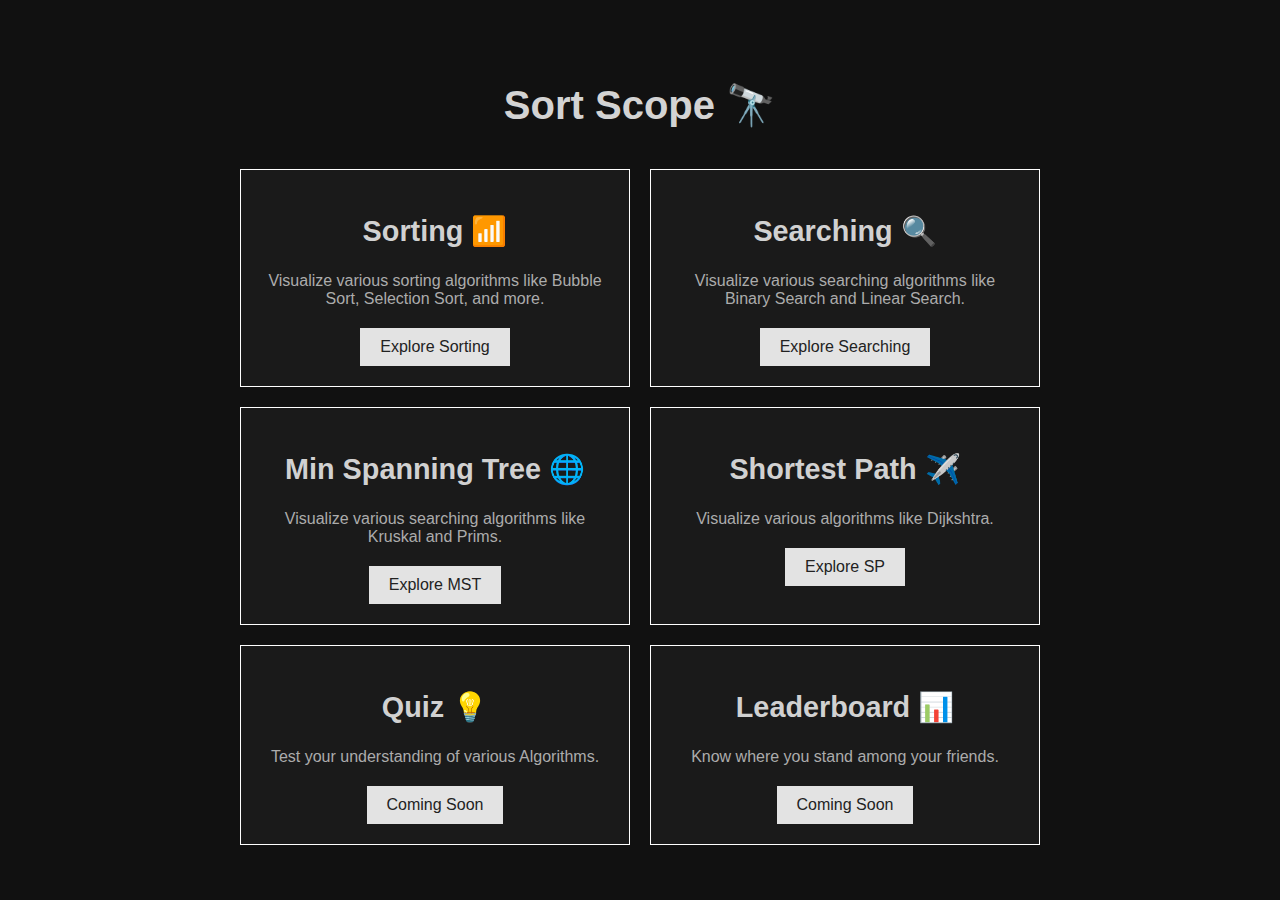
<file: index.html>
<!DOCTYPE html>
<html lang="en">
  <head>
    <meta charset="UTF-8" />
    <meta name="viewport" content="width=device-width, initial-scale=1.0" />
    <title>Main Menu</title>
    <link rel="stylesheet" href="styles.css" />
  </head>
  <body>
    <div class="main-container">
      <h1 class="title">Sort Scope 🔭</h1>
      <div class="categories">
        <div class="category">
          <h2>Sorting 📶</h2>
          <p>
            Visualize various sorting algorithms like Bubble Sort, Selection
            Sort, and more.
          </p>
          <a href="Sorting Algorithms/sorting.html" class="btn"
            >Explore Sorting</a
          >
        </div>
        <div class="category">
          <h2>Searching 🔍</h2>
          <p>
            Visualize various searching algorithms like Binary Search and Linear
            Search.
          </p>
          <a href="Searching Algorithms/searching.html" class="btn"
            >Explore Searching</a
          >
        </div>
        <div class="category">
          <h2>Min Spanning Tree 🌐</h2>
          <p>Visualize various searching algorithms like Kruskal and Prims.</p>
          <a href="MST Algorithms/mst.html" class="btn">Explore MST</a>
        </div>
        <div class="category">
          <h2>Shortest Path ✈️</h2>
          <p>Visualize various algorithms like Dijkshtra.</p>
          <a href="SP Algorithms/sp.html" class="btn">Explore SP</a>
        </div>
        <div class="category">
          <h2>Quiz 💡</h2>
          <p>Test your understanding of various Algorithms.</p>
          <a href="#" class="btn">Coming Soon</a>
        </div>
        <div class="category">
          <h2>Leaderboard 📊</h2>
          <p>Know where you stand among your friends.</p>
          <a href="#" class="btn">Coming Soon</a>
        </div>
      </div>
    </div>

    <script type="text/javascript" src="script.js"></script>
  </body>
</html>
</file>
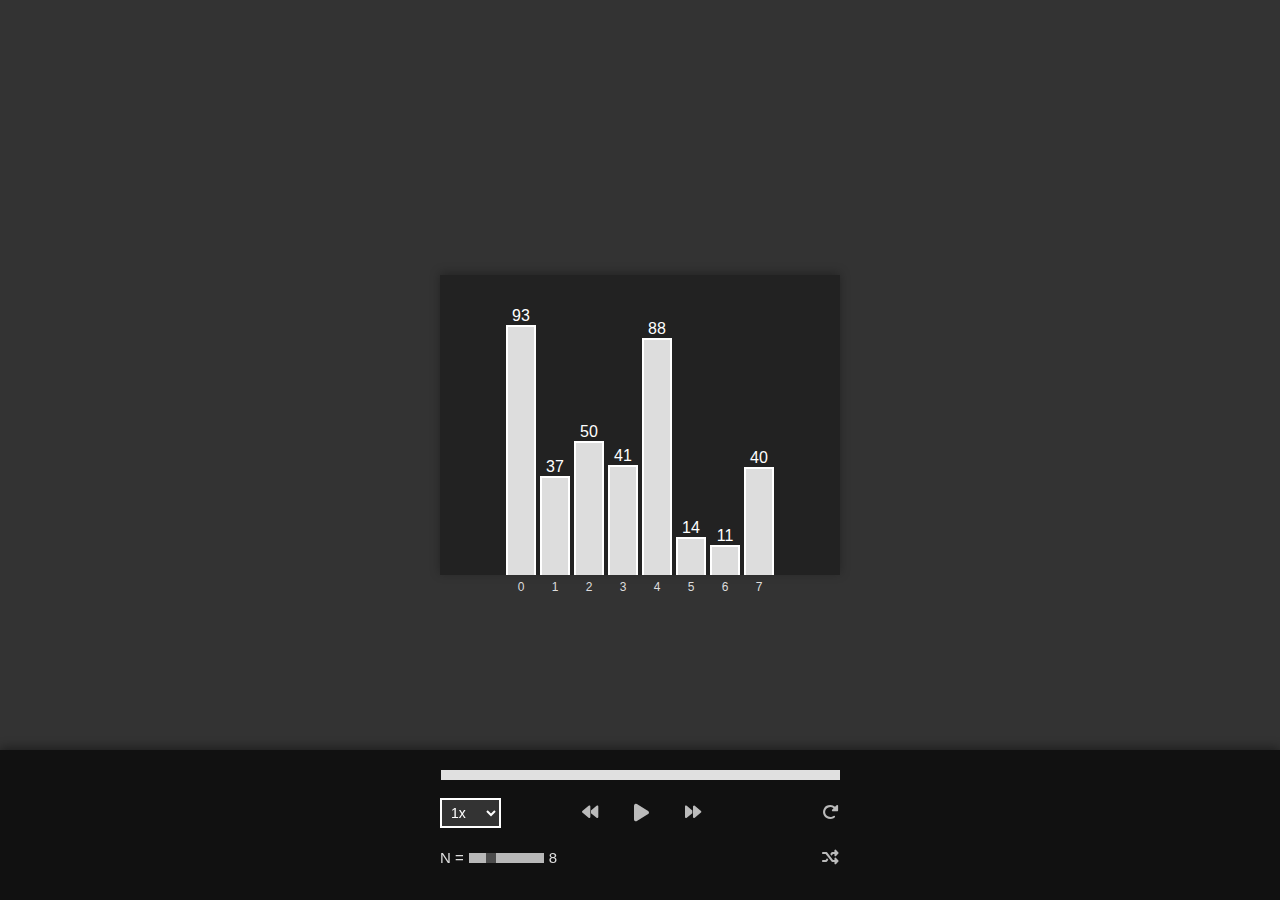
<file: Bubble Sort/index.html>
<!DOCTYPE html>
<html lang="en">
  <head>
    <meta charset="UTF-8" />
    <meta name="viewport" content="width=device-width, initial-scale=1.0" />
    <title>Bubble Sort</title>
    <link rel="stylesheet" href="style.css" />
    <script src="https://cdn.jsdelivr.net/npm/gsap@3.12.5/dist/gsap.min.js"></script>
    <link
      rel="stylesheet"
      href="https://cdnjs.cloudflare.com/ajax/libs/font-awesome/6.0.0/css/all.min.css"
    />
  </head>
  <body>
    <div class="viewport">
      <div class="array-container"></div>
      <div class="index-container"></div>
    </div>

    <div class="footer-controls">
      <div class="media-playback">
        <div class="progress-bar-container">
          <div class="progress-bar"></div>
        </div>
        <div class="btn-container">
          <select id="speed-control" class="speed-control">
            <option value="0.5">0.5x</option>
            <option value="1" selected>1x</option>
            <option value="2">2x</option>
            <option value="3">3x</option>
            <option value="5">5x</option>
            <option value="10">10x</option>
          </select>

          <div class="play-direction">
            <button class="reverse">
              <i class="fa-solid fa-backward fa-lg"></i>
            </button>
            <button class="play">
              <i id="playPauseIcon" class="fa-solid fa-play fa-xl"></i>
            </button>
            <button class="forward">
              <i class="fa-solid fa-forward fa-lg"></i>
            </button>
          </div>

          <button class="restart">
            <i class="fa-solid fa-rotate-right fa-lg"></i>
          </button>
        </div>
      </div>
      <div class="array-controls">
        <div class="array-size-control">
          <label class="size-lable" for="n-slider">N =</label>
          <input
            type="range"
            min="2"
            max="25"
            value="8"
            id="n-slider"
            class="n-slider"
          />
          <span class="array-size-value">8</span>
        </div>
        <button class="randomize">
          <i class="fa-solid fa-shuffle fa-lg"></i>
        </button>
      </div>
    </div>

    <!-- <div class="copyright">&copy; 2024 MissionMangal2 🚀</div> -->

    <script type="text/javascript" src="script.js"></script>
  </body>
</html>
</file>
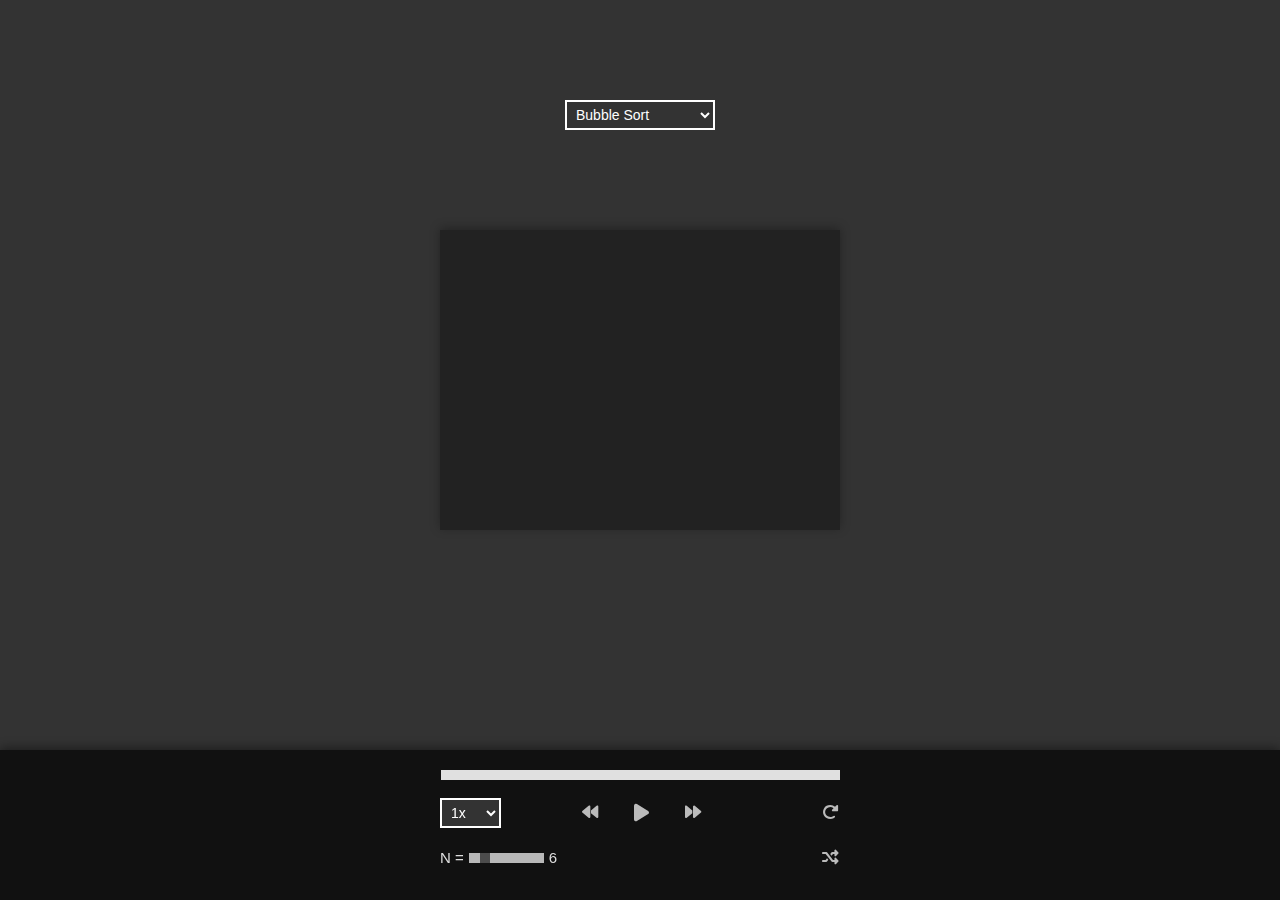
<file: Sorting Algorithms/index.html>
<!DOCTYPE html>
<html lang="en">
  <head>
    <meta charset="UTF-8" />
    <meta name="viewport" content="width=device-width, initial-scale=1.0" />
    <title>Bubble Sort</title>
    <link rel="stylesheet" href="style.css" />
    <script src="https://cdn.jsdelivr.net/npm/gsap@3.12.5/dist/gsap.min.js"></script>
    <link
      rel="stylesheet"
      href="https://cdnjs.cloudflare.com/ajax/libs/font-awesome/6.0.0/css/all.min.css"
    />
  </head>
  <body>
    <select id="algorithmDropdown" class="algorithmDropdown">
      <option value="bubbleSort" selected>Bubble Sort</option>
      <option value="selectionSort">Selection Sort</option>
    </select>

    <div class="viewport">
      <div class="array-container"></div>
      <div class="index-container"></div>
    </div>

    <div class="footer-controls">
      <div class="media-playback">
        <div class="progress-bar-container">
          <div class="progress-bar"></div>
        </div>
        <div class="btn-container">
          <select id="speed-control" class="speed-control">
            <option value="0.5">0.5x</option>
            <option value="1" selected>1x</option>
            <option value="2">2x</option>
            <option value="3">3x</option>
            <option value="5">5x</option>
            <option value="10">10x</option>
          </select>

          <div class="play-direction">
            <button class="reverse">
              <i class="fa-solid fa-backward fa-lg"></i>
            </button>
            <button class="play">
              <i id="playPauseIcon" class="fa-solid fa-play fa-xl"></i>
            </button>
            <button class="forward">
              <i class="fa-solid fa-forward fa-lg"></i>
            </button>
          </div>

          <button class="restart">
            <i class="fa-solid fa-rotate-right fa-lg"></i>
          </button>
        </div>
      </div>
      <div class="array-controls">
        <div class="array-size-control">
          <label class="size-lable" for="n-slider">N =</label>
          <input
            type="range"
            min="2"
            max="25"
            value="6"
            id="n-slider"
            class="n-slider"
          />
          <span class="array-size-value">6</span>
        </div>
        <button class="randomize">
          <i class="fa-solid fa-shuffle fa-lg"></i>
        </button>
      </div>
    </div>

    <!-- <div class="copyright">&copy; 2024 MissionMangal2 🚀</div> -->

    <script type="text/javascript" src="script.js"></script>
  </body>
</html>
</file>
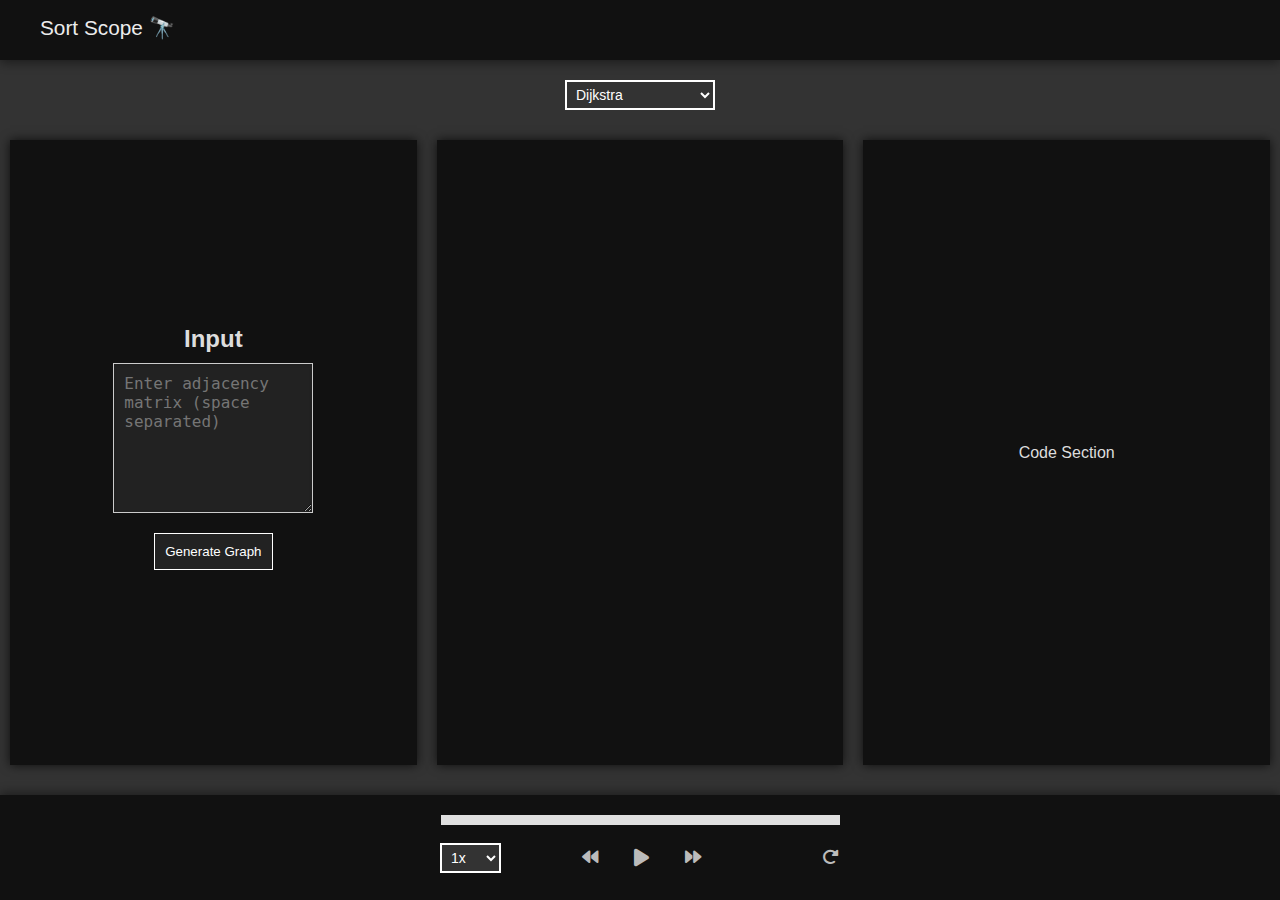
<file: MST Algorithms/mst.html>
<!DOCTYPE html>
<html lang="en">
  <head>
    <meta charset="UTF-8" />
    <meta name="viewport" content="width=device-width, initial-scale=1.0" />
    <title>MST</title>
    <link rel="stylesheet" href="../visualizer-styles.css" />
    <link rel="stylesheet" href="styles.css" />
    <link
      rel="stylesheet"
      href="https://cdnjs.cloudflare.com/ajax/libs/font-awesome/6.0.0/css/all.min.css"
    />
  </head>
  <body>
    <header>
      <a href="../index.html" class="sort-scope">Sort Scope 🔭</a>
    </header>

    <select id="algorithmDropdown" class="algorithmDropdown">
      <option value="dijkstra" selected>Dijkstra</option>
    </select>

    <div class="viewport">
      <div class="stats-display">
        <h2>Input</h2>
        <textarea
          id="adjacencyMatrixInput"
          placeholder="Enter adjacency matrix (space separated)"
        ></textarea>
        <button class="gen-graph">Generate Graph</button>
      </div>
      <div class="anim-display">
        <svg id="graph"></svg>
      </div>
      <div class="code-display">Code Section</div>
    </div>

    <div class="footer-controls">
      <div class="media-playback">
        <div class="progress-bar-container">
          <div class="progress-bar"></div>
        </div>
        <div class="btn-container">
          <select id="speed-control" class="speed-control">
            <option value="0.5">0.5x</option>
            <option value="1" selected>1x</option>
            <option value="2">2x</option>
            <option value="3">3x</option>
            <option value="5">5x</option>
            <option value="10">10x</option>
          </select>

          <div class="play-direction">
            <button class="reverse">
              <i class="fa-solid fa-backward fa-lg"></i>
            </button>
            <button class="play">
              <i id="playPauseIcon" class="fa-solid fa-play fa-xl"></i>
            </button>
            <button class="forward">
              <i class="fa-solid fa-forward fa-lg"></i>
            </button>
          </div>

          <button class="restart">
            <i class="fa-solid fa-rotate-right fa-lg"></i>
          </button>
        </div>
      </div>
    </div>

    <script src="https://d3js.org/d3.v7.min.js"></script>
    <script src="https://cdn.jsdelivr.net/npm/gsap@3.12.5/dist/gsap.min.js"></script>
    <script type="text/javascript" src="script.js"></script>
  </body>
</html>
</file>
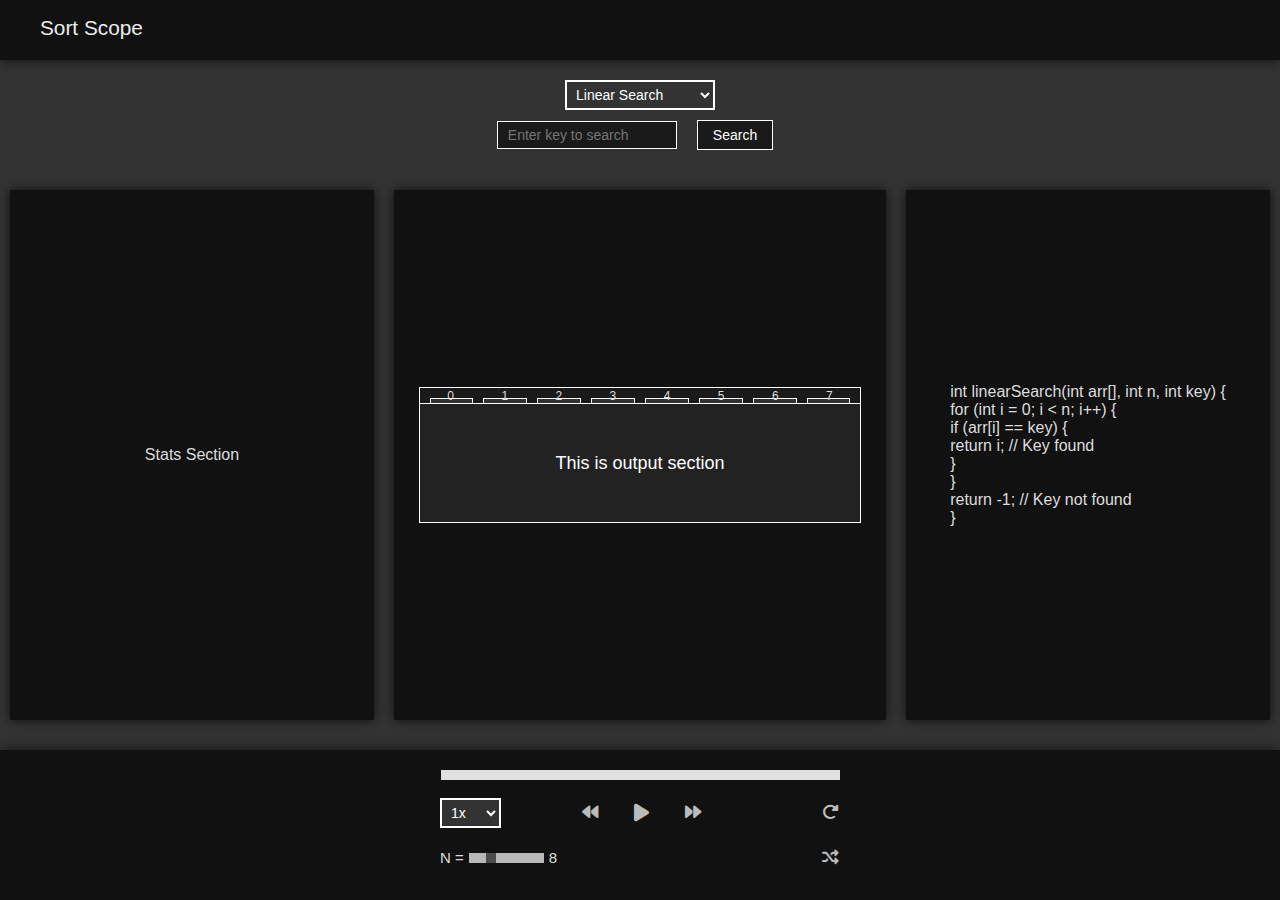
<file: Searching Algorithms/searching.html>
<!DOCTYPE html>
<html lang="en">
  <head>
    <meta charset="UTF-8" />
    <meta name="viewport" content="width=device-width, initial-scale=1.0" />
    <title>Searching</title>
    <link rel="stylesheet" href="../visualizer-styles.css" />
    <link rel="stylesheet" href="styles.css" />
    <link
      rel="stylesheet"
      href="https://cdnjs.cloudflare.com/ajax/libs/font-awesome/6.0.0/css/all.min.css"
    />
  </head>
  <body>
    <header><a href="../index.html" class="sort-scope">Sort Scope</a></header>

    <select id="algorithmDropdown" class="algorithmDropdown">
      <option value="linearSearch" selected>Linear Search</option>
      <option value="binarySearch">Binary Search</option>
    </select>

    <div class="search-controls">
      <input
        type="number"
        id="search-key"
        class="search-key"
        placeholder="Enter key to search"
      />
      <button id="search-button" class="search-button">Search</button>
    </div>

    <div class="viewport">
      <div class="stats-display">Stats Section</div>
      <div class="anim-display">
        <div class="array-container"></div>
        <div class="index-container"></div>
        <div class="output">This is output section</div>
      </div>
      <div class="code-display">Code Section</div>
    </div>

    <div class="footer-controls">
      <div class="media-playback">
        <div class="progress-bar-container">
          <div class="progress-bar"></div>
        </div>
        <div class="btn-container">
          <select id="speed-control" class="speed-control">
            <option value="0.5">0.5x</option>
            <option value="1" selected>1x</option>
            <option value="2">2x</option>
            <option value="3">3x</option>
            <option value="5">5x</option>
            <option value="10">10x</option>
          </select>

          <div class="play-direction">
            <button class="reverse">
              <i class="fa-solid fa-backward fa-lg"></i>
            </button>
            <button class="play">
              <i id="playPauseIcon" class="fa-solid fa-play fa-xl"></i>
            </button>
            <button class="forward">
              <i class="fa-solid fa-forward fa-lg"></i>
            </button>
          </div>

          <button class="restart">
            <i class="fa-solid fa-rotate-right fa-lg"></i>
          </button>
        </div>
      </div>
      <div class="array-controls">
        <div class="array-size-control">
          <label class="size-lable" for="n-slider">N =</label>
          <input
            type="range"
            min="2"
            max="25"
            value="8"
            id="n-slider"
            class="n-slider"
          />
          <span class="array-size-value">8</span>
        </div>
        <button class="randomize">
          <i class="fa-solid fa-shuffle fa-lg"></i>
        </button>
      </div>
    </div>

    <!-- <div class="copyright">&copy; 2024 MissionMangal2 🚀</div> -->

    <script src="https://cdn.jsdelivr.net/npm/gsap@3.12.5/dist/gsap.min.js"></script>
    <script type="text/javascript" src="script.js"></script>
  </body>
</html>
</file>
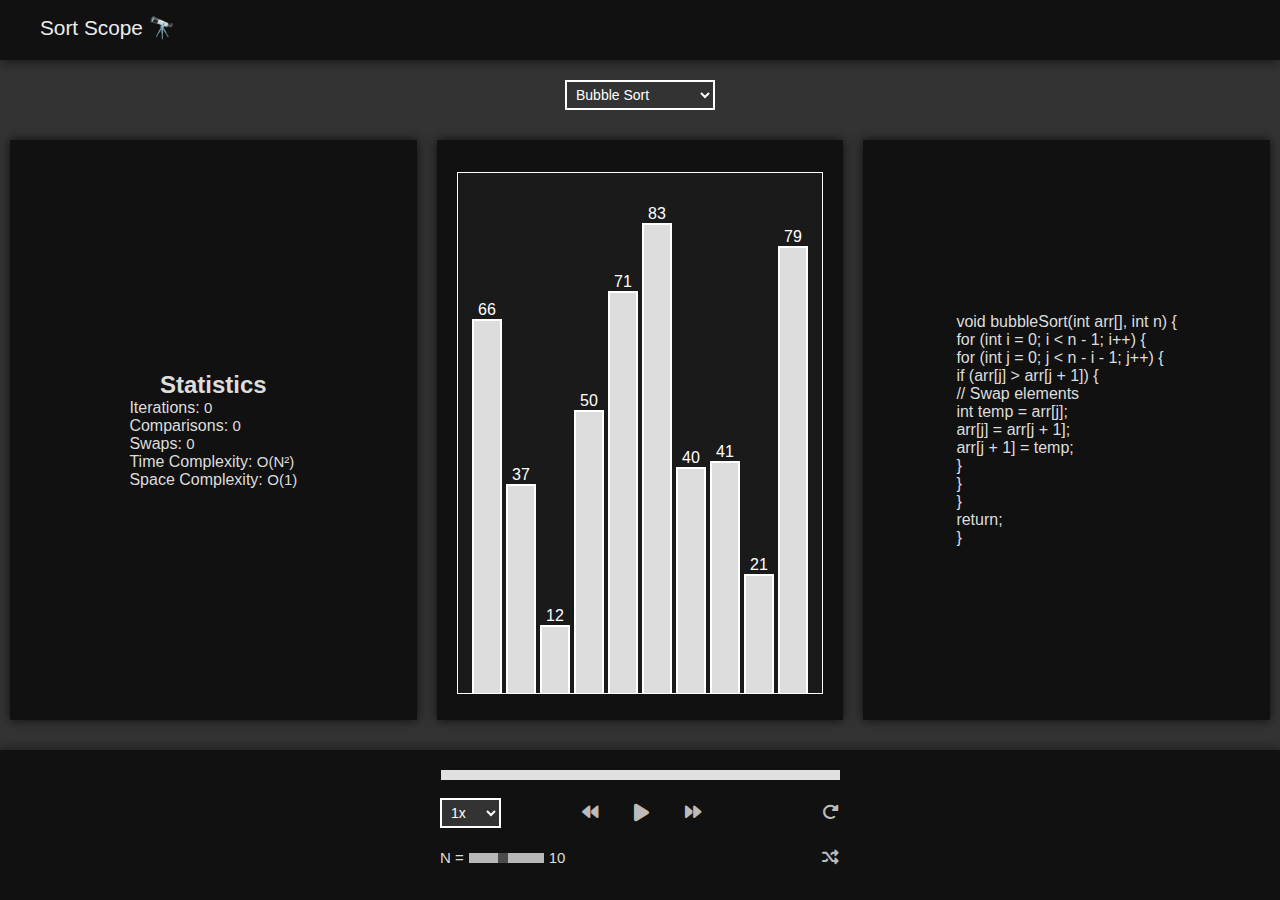
<file: Sorting Algorithms/sorting.html>
<!DOCTYPE html>
<html lang="en">
  <head>
    <meta charset="UTF-8" />
    <meta name="viewport" content="width=device-width, initial-scale=1.0" />
    <title>Bubble Sort</title>
    <link rel="stylesheet" href="../visualizer-styles.css" />
    <link rel="stylesheet" href="styles.css" />
    <link
      rel="stylesheet"
      href="https://cdnjs.cloudflare.com/ajax/libs/font-awesome/6.0.0/css/all.min.css"
    />
  </head>
  <body>
    <header>
      <a href="../index.html" class="sort-scope">Sort Scope 🔭</a>
    </header>

    <select id="algorithmDropdown" class="algorithmDropdown">
      <option value="bubbleSort" selected>Bubble Sort</option>
      <option value="selectionSort">Selection Sort</option>
      <option value="insertionSort">Insertion Sort</option>
      <option value="mergeSort">Merge Sort</option>
    </select>

    <div class="viewport">
      <div class="stats-display">
        <h2>Statistics</h2>
        <div class="stats-value">
          <p>Iterations: <span id="iterations">0</span></p>
          <p>Comparisons: <span id="comparisons">0</span></p>
          <p>Swaps: <span id="swaps">0</span></p>
          <p>Time Complexity: <span id="time-complexity">O(N²)</span></p>
          <p>Space Complexity: <span id="space-complexity">O(1)</span></p>
        </div>
      </div>
      <div class="anim-display">
        <div class="array-container"></div>
        <div class="index-container"></div>
      </div>
      <div class="code-display">Code Section</div>
    </div>

    <div class="footer-controls">
      <div class="media-playback">
        <div class="progress-bar-container">
          <div class="progress-bar"></div>
        </div>
        <div class="btn-container">
          <select id="speed-control" class="speed-control">
            <option value="0.5">0.5x</option>
            <option value="1" selected>1x</option>
            <option value="2">2x</option>
            <option value="3">3x</option>
            <option value="5">5x</option>
            <option value="10">10x</option>
          </select>

          <div class="play-direction">
            <button class="reverse">
              <i class="fa-solid fa-backward fa-lg"></i>
            </button>
            <button class="play">
              <i id="playPauseIcon" class="fa-solid fa-play fa-xl"></i>
            </button>
            <button class="forward">
              <i class="fa-solid fa-forward fa-lg"></i>
            </button>
          </div>

          <button class="restart">
            <i class="fa-solid fa-rotate-right fa-lg"></i>
          </button>
        </div>
      </div>
      <div class="array-controls">
        <div class="array-size-control">
          <label class="size-lable" for="n-slider">N =</label>
          <input
            type="range"
            min="2"
            max="20"
            value="10"
            id="n-slider"
            class="n-slider"
          />
          <span class="array-size-value">10</span>
        </div>
        <button class="randomize">
          <i class="fa-solid fa-shuffle fa-lg"></i>
        </button>
      </div>
    </div>

    <!-- <div class="copyright">&copy; 2024 MissionMangal2 🚀</div> -->

    <script src="https://cdn.jsdelivr.net/npm/gsap@3.12.5/dist/gsap.min.js"></script>
    <script type="text/javascript" src="script.js"></script>
  </body>
</html>
</file>
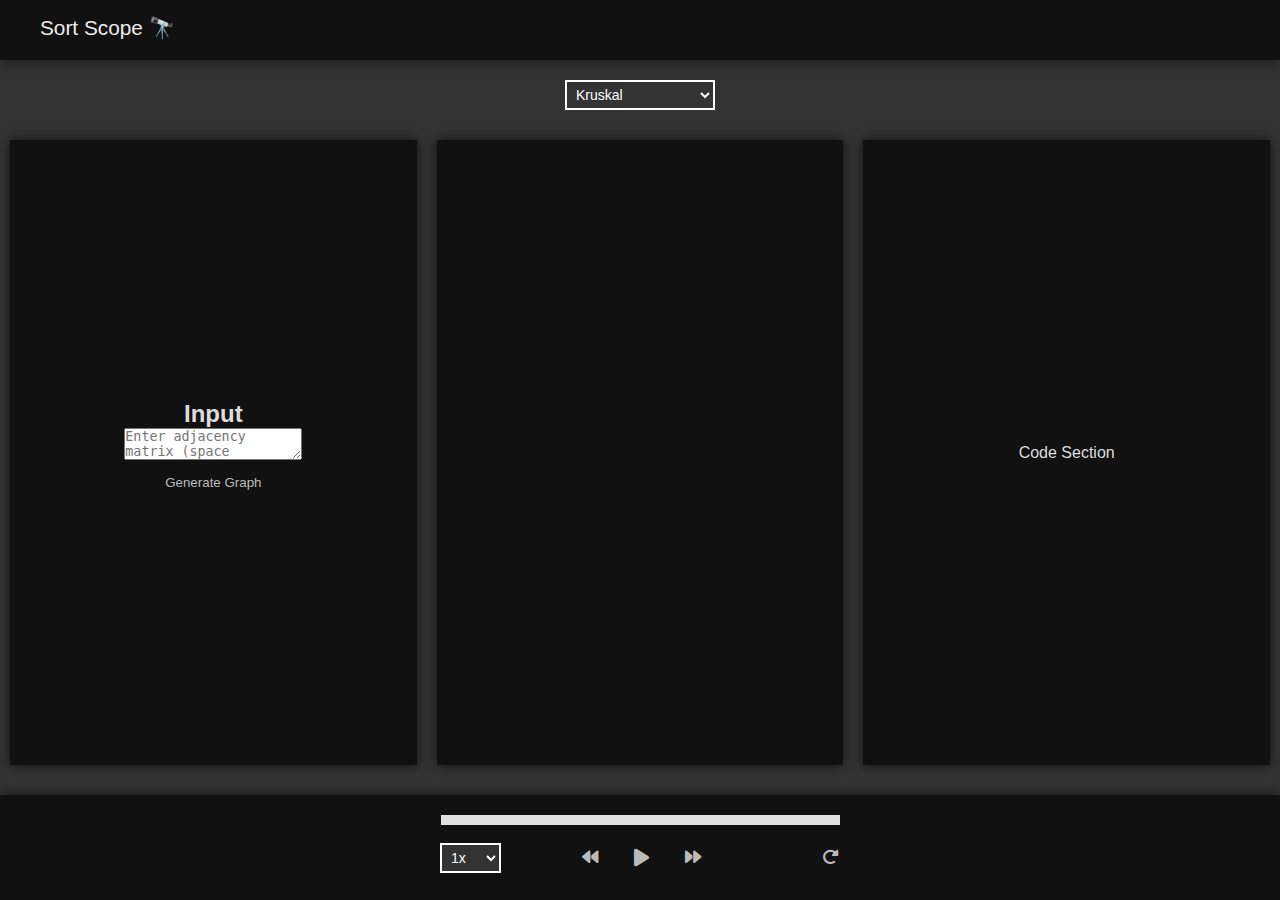
<file: SP Algorithms/sp.html>
<!DOCTYPE html>
<html lang="en">
  <head>
    <meta charset="UTF-8" />
    <meta name="viewport" content="width=device-width, initial-scale=1.0" />
    <title>SP</title>
    <link rel="stylesheet" href="../visualizer-styles.css" />
    <link rel="stylesheet" href="styles.css" />
    <link
      rel="stylesheet"
      href="https://cdnjs.cloudflare.com/ajax/libs/font-awesome/6.0.0/css/all.min.css"
    />
  </head>
  <body>
    <header>
      <a href="../index.html" class="sort-scope">Sort Scope 🔭</a>
    </header>

    <select id="algorithmDropdown" class="algorithmDropdown">
      <option value="kruskal" selected>Kruskal</option>
      <option value="prims">Prims</option>
    </select>

    <div class="viewport">
      <div class="stats-display">
        <h2>Input</h2>
        <textarea
          id="adjacencyMatrixInput"
          placeholder="Enter adjacency matrix (space separated)"
        ></textarea>
        <button class="gen-graph">Generate Graph</button>
      </div>
      <div class="anim-display">
        <svg id="graph"></svg>
      </div>
      <div class="code-display">Code Section</div>
    </div>

    <div class="footer-controls">
      <div class="media-playback">
        <div class="progress-bar-container">
          <div class="progress-bar"></div>
        </div>
        <div class="btn-container">
          <select id="speed-control" class="speed-control">
            <option value="0.5">0.5x</option>
            <option value="1" selected>1x</option>
            <option value="2">2x</option>
            <option value="3">3x</option>
            <option value="5">5x</option>
            <option value="10">10x</option>
          </select>

          <div class="play-direction">
            <button class="reverse">
              <i class="fa-solid fa-backward fa-lg"></i>
            </button>
            <button class="play">
              <i id="playPauseIcon" class="fa-solid fa-play fa-xl"></i>
            </button>
            <button class="forward">
              <i class="fa-solid fa-forward fa-lg"></i>
            </button>
          </div>

          <button class="restart">
            <i class="fa-solid fa-rotate-right fa-lg"></i>
          </button>
        </div>
      </div>
    </div>

    <script src="https://d3js.org/d3.v7.min.js"></script>
    <script src="https://cdn.jsdelivr.net/npm/gsap@3.12.5/dist/gsap.min.js"></script>
    <script type="text/javascript" src="script.js"></script>
  </body>
</html>
</file>
<file: styles.css>
/* General Styles */
body {
  margin: 0;
  font-family: Arial, sans-serif;
  background: #111;
  color: #fff;
  display: flex;
  justify-content: center;
  align-items: center;
  height: 100vh;
}

.main-container {
  text-align: center;
  width: 90%;
  max-width: 800px;
}

.title {
  font-size: 2.5rem;
  margin-bottom: 2.5rem;
  color: #d3d3d3;
}

.categories {
  display: flex;
  justify-content: space-between;
  flex-wrap: wrap;
  gap: 20px;
}

.category {
  background: #1a1a1a;
  padding: 20px;
  border: 1px solid #fff;
  flex: 1;
  min-width: 250px;
}

.category h2 {
  font-size: 1.8rem;
  color: #d1d1d1;
}

.category p {
  font-size: 1rem;
  margin: 10px 0 20px;
  color: #acacac;
}

.btn {
  display: inline-block;
  padding: 10px 20px;
  background: #e3e3e3;
  color: #222;
  text-decoration: none;
  font-size: 1rem;
  transition: background 0.3s ease;
}

.btn:hover {
  background: #aaa;
}
</file>
<file: Bubble Sort/style.css>
* {
  margin: 0;
  padding: 0;
  box-sizing: border-box;
}

body {
  background-color: #333;
  color: #ddd;
  display: flex;
  align-items: center;
  justify-content: center;
  flex-direction: column;
  min-height: 100vh;
  font-family: sans-serif;
}

label,
span {
  font-size: 15px;
}

button {
  margin: 10px;
  padding: 5px 5px;
  background-color: #111;
  color: #bbb;
  border: none;
}

button.restart,
button.randomize {
  margin-right: 6px;
  margin-left: 45px;
}

button:hover {
  /* background-color: #ddd; */
  color: #fff;
  cursor: pointer;
}

button:active {
  /* background-color: #000; */
  color: #bbb;
}

.viewport {
  height: 300px;
  width: auto;
  flex-wrap: wrap;
  min-width: 400px;
  margin: 0px auto;
  margin-bottom: 50px;
}

.array-container {
  height: 100%;
  width: 100%;
  padding: 0px 30px;
  display: flex;
  align-items: flex-end;
  justify-content: center;
  /* border: 2px solid #fff; */
  background-color: #222;
  box-shadow: 0px -2px 10px #00000050;
}

.bar {
  position: relative;
  width: 30px;
  margin: 0 2px;
  background-color: #ddd;
  text-align: center;
  color: #000;
  border: 2px solid #fff;
  border-bottom: none;
}

.bar .value {
  position: absolute;
  top: -20px;
  left: 50%;
  transform: translateX(-50%);
  color: #fff;
  text-align: center;
  width: 100%;
}

.index-container {
  display: flex;
  align-items: flex-end;
  justify-content: center;
  margin-top: 5px;
}

.index {
  width: 30px;
  margin: 0 2px;
  text-align: center;
  font-size: 12px;
}

.footer-controls {
  width: 100%;
  display: flex;
  flex-direction: column;
  align-items: center;
  justify-content: center;
  position: fixed;
  bottom: 0;
  left: 0;
  background-color: #111;
  padding: 20px 0;
  text-align: center; /* Centered text */
  box-shadow: 0 -2px 10px #00000070;
}

.btn-container {
  width: 420px;
  display: flex;
  align-items: center;
  justify-content: space-between;
  margin-top: 10px;
}

.array-controls {
  width: 420px;
  display: flex;
  justify-content: space-between;
  align-items: center;
}

.play-direction {
  width: 150px;
  display: flex;
  align-items: center;
  justify-content: space-between;
}

.progress-bar-container {
  width: 95%;
  background-color: #e0e0e0;
  border-radius: 0px;
  overflow: hidden;
}

.progress-bar {
  height: 10px;
  width: 0%;
  background-color: #50d15b;
}

.media-playback {
  display: flex;
  flex-direction: column;
  align-items: center;
  justify-content: center;
}

.speed-control {
  padding: 4px 5px;
  margin: 0px 10px;
  font-size: 14px;
  border: 2px solid #fff;
  background-color: #333;
  color: #fff;
  /* transition: border-color 0.3s ease; */
  cursor: pointer;
}

.speed-control:hover {
  border: 2px solid #aa50d1;
}

.array-size-control {
  display: flex;
  justify-content: space-between;
  align-items: center;
}

.size-lable {
  margin-left: 10px;
}

.n-slider {
  margin: 0px 5px;
  -webkit-appearance: none;
  appearance: none;
  width: 75px;
  height: 10px;
  background: #ffffff;
  outline: none;
  opacity: 0.7;
  -webkit-transition: 0.2s;
  transition: opacity 0.2s;
}

.n-slider:hover {
  opacity: 1;
}

.n-slider::-webkit-slider-thumb {
  -webkit-appearance: none;
  appearance: none;
  width: 10px;
  height: 10px;
  background: #666;
  cursor: pointer;
}

.n-slider::-moz-range-thumb {
  width: 10px;
  height: 10px;
  background: #666;
  cursor: pointer;
}

.copyright {
  position: absolute;
  bottom: 10px;
  right: 10px;
  font-size: 11px;
  padding: 5px 10px;
  color: #e5e5e5;
}
</file>
<file: Sorting Algorithms/style.css>
* {
  margin: 0;
  padding: 0;
  box-sizing: border-box;
}

body {
  background-color: #333;
  color: #ddd;
  display: flex;
  align-items: center;
  flex-direction: column;
  min-height: 100vh;
  font-family: sans-serif;
}

label,
span {
  font-size: 15px;
}

button {
  margin: 10px;
  padding: 5px 5px;
  background-color: #111;
  color: #bbb;
  border: none;
}

button.restart,
button.randomize {
  margin-right: 6px;
  margin-left: 45px;
}

button:hover {
  /* background-color: #ddd; */
  color: #fff;
  cursor: pointer;
}

button:active {
  /* background-color: #000; */
  color: #bbb;
}

.algorithmDropdown {
  width: 150px;
  padding: 4px 5px;
  margin: 100px 0px;
  font-size: 14px;
  border: 2px solid #fff;
  background-color: #333;
  color: #fff;
  transition: border-color 0.3s ease;
  cursor: pointer;
}

.algorithmDropdown:hover {
  border: 2px solid #aa50d1;
}

.viewport {
  height: 300px;
  width: auto;
  flex-wrap: wrap;
  min-width: 400px;
  margin: 0px auto;
  margin-bottom: 50px;
}

.array-container {
  height: 100%;
  width: 100%;
  padding: 0px 30px;
  display: flex;
  align-items: flex-end;
  justify-content: center;
  /* border: 2px solid #fff; */
  background-color: #222;
  box-shadow: 0px -2px 10px #00000050;
}

.bar {
  position: relative;
  width: 30px;
  margin: 0 2px;
  background-color: #ddd;
  text-align: center;
  color: #000;
  border: 2px solid #fff;
  border-bottom: none;
}

.bar .value {
  position: absolute;
  top: -20px;
  left: 50%;
  transform: translateX(-50%);
  color: #fff;
  text-align: center;
  width: 100%;
}

.index-container {
  display: flex;
  align-items: flex-end;
  justify-content: center;
  margin-top: 5px;
}

.index {
  width: 30px;
  margin: 0 2px;
  text-align: center;
  font-size: 12px;
}

.footer-controls {
  width: 100%;
  display: flex;
  flex-direction: column;
  align-items: center;
  justify-content: center;
  position: fixed;
  bottom: 0;
  left: 0;
  background-color: #111;
  padding: 20px 0;
  text-align: center; /* Centered text */
  box-shadow: 0 -2px 10px #00000070;
}

.btn-container {
  width: 420px;
  display: flex;
  align-items: center;
  justify-content: space-between;
  margin-top: 10px;
}

.array-controls {
  width: 420px;
  display: flex;
  justify-content: space-between;
  align-items: center;
}

.play-direction {
  width: 150px;
  display: flex;
  align-items: center;
  justify-content: space-between;
}

.progress-bar-container {
  width: 95%;
  background-color: #e0e0e0;
  border-radius: 0px;
  overflow: hidden;
}

.progress-bar {
  height: 10px;
  width: 0%;
  background-color: #50d15b;
}

.media-playback {
  display: flex;
  flex-direction: column;
  align-items: center;
  justify-content: center;
}

.speed-control {
  padding: 4px 5px;
  margin: 0px 10px;
  font-size: 14px;
  border: 2px solid #fff;
  background-color: #333;
  color: #fff;
  transition: border-color 0.3s ease;
  cursor: pointer;
}

.speed-control:hover {
  border: 2px solid #aa50d1;
}

.array-size-control {
  display: flex;
  justify-content: space-between;
  align-items: center;
}

.size-lable {
  margin-left: 10px;
}

.n-slider {
  margin: 0px 5px;
  -webkit-appearance: none;
  appearance: none;
  width: 75px;
  height: 10px;
  background: #ffffff;
  outline: none;
  opacity: 0.7;
  -webkit-transition: 0.2s;
  transition: opacity 0.2s;
}

.n-slider:hover {
  opacity: 1;
}

.n-slider::-webkit-slider-thumb {
  -webkit-appearance: none;
  appearance: none;
  width: 10px;
  height: 10px;
  background: #666;
  cursor: pointer;
}

.n-slider::-moz-range-thumb {
  width: 10px;
  height: 10px;
  background: #666;
  cursor: pointer;
}

.copyright {
  position: absolute;
  bottom: 10px;
  right: 10px;
  font-size: 11px;
  padding: 5px 10px;
  color: #e5e5e5;
}
</file>
<file: visualizer-styles.css>
* {
  margin: 0;
  padding: 0;
  box-sizing: border-box;
}

body {
  background-color: #333;
  color: #ddd;
  display: flex;
  align-items: center;
  flex-direction: column;
  min-height: 100vh;
  font-family: sans-serif;
}

header {
  width: 100%;
  height: 60px;
  background-color: #111;
  padding: 10px 40px;
  box-shadow: 0px 3px 10px #00000070;
  z-index: 100;
}

.sort-scope {
  display: inline-block;
  height: 100%;
  padding: 6px 0;
  background: #111;
  color: #ececec;
  text-decoration: none;
  font-size: 1.3rem;
  transition: background 0.3s ease;
  cursor: pointer;
}

label,
span {
  font-size: 15px;
}

button {
  margin: 10px;
  padding: 5px 5px;
  background-color: #111;
  color: #bbb;
  border: none;
}

button.restart,
button.randomize {
  margin-right: 6px;
  margin-left: 45px;
}

button:hover {
  /* background-color: #ddd; */
  color: #fff;
  cursor: pointer;
}

button:active {
  /* background-color: #000; */
  color: #bbb;
}

.algorithmDropdown {
  width: 150px;
  padding: 4px 5px;
  margin-top: 20px;
  font-size: 14px;
  border: 2px solid #fff;
  background-color: #333;
  color: #fff;
  transition: border-color 0.3s ease;
  cursor: pointer;
}

.algorithmDropdown:hover {
  border: 2px solid #aa50d1;
}

.viewport {
  display: flex;
  flex: 1;
  width: 100%;
}

.stats-display,
.anim-display,
.code-display {
  flex: 1; /* Equal width for each section */
  margin: 30px 10px;
  background-color: #111;
  box-shadow: 0 0px 10px #000000bb;
}

.stats-display {
  display: flex; /* Flex container for its children */
  flex-direction: column;
  justify-content: center;
  align-items: center;
}

.anim-display {
  display: flex; /* Flex container for its children */
  flex-direction: column;
  justify-content: center;
  align-items: center;
}

.code-display {
  display: flex; /* Flex container for its children */
  flex-direction: column;
  justify-content: center;
  align-items: center;
}

.footer-controls {
  width: 100%;
  margin-top: auto;
  display: flex;
  flex-direction: column;
  align-items: center;
  justify-content: center;
  background-color: #111;
  padding: 20px 0;
  text-align: center; /* Centered text */
  box-shadow: 0 -2px 10px #00000070;
}

.btn-container {
  width: 420px;
  display: flex;
  align-items: center;
  justify-content: space-between;
  margin-top: 10px;
}

.array-controls {
  width: 420px;
  display: flex;
  justify-content: space-between;
  align-items: center;
}

.play-direction {
  width: 150px;
  display: flex;
  align-items: center;
  justify-content: space-between;
}

.progress-bar-container {
  width: 95%;
  background-color: #e0e0e0;
  border-radius: 0px;
  overflow: hidden;
}

.progress-bar {
  height: 10px;
  width: 0%;
  background-color: #50d15b;
}

.media-playback {
  display: flex;
  flex-direction: column;
  align-items: center;
  justify-content: center;
}

.speed-control {
  padding: 4px 5px;
  margin: 0px 10px;
  font-size: 14px;
  border: 2px solid #fff;
  background-color: #333;
  color: #fff;
  transition: border-color 0.3s ease;
  cursor: pointer;
}

.speed-control:hover {
  border: 2px solid #aa50d1;
}

.array-size-control {
  display: flex;
  justify-content: space-between;
  align-items: center;
}

.size-lable {
  margin-left: 10px;
}

.n-slider {
  margin: 0px 5px;
  -webkit-appearance: none;
  appearance: none;
  width: 75px;
  height: 10px;
  background: #ffffff;
  outline: none;
  opacity: 0.7;
  -webkit-transition: 0.2s;
  transition: opacity 0.2s;
}

.n-slider:hover {
  opacity: 1;
}

.n-slider::-webkit-slider-thumb {
  -webkit-appearance: none;
  appearance: none;
  width: 10px;
  height: 10px;
  background: #666;
  cursor: pointer;
}

.n-slider::-moz-range-thumb {
  width: 10px;
  height: 10px;
  background: #666;
  cursor: pointer;
}

.copyright {
  position: absolute;
  bottom: 10px;
  right: 10px;
  font-size: 11px;
  padding: 5px 10px;
  color: #e5e5e5;
}
</file>
<file: MST Algorithms/styles.css>
textarea {
  width: 200px;
  height: 150px;
  padding: 10px;
  margin: 10px;
  font-size: 16px;
  background-color: #222;
  color: #fff;
  border: 1px solid #ccc;
  box-shadow: inset 0 1px 3px rgba(0, 0, 0, 0.1);
  resize: vertical;
  outline: none;
}

textarea:focus {
  border-color: #429dff; /* Change border color on focus */
  box-shadow: 0 0 5px rgba(56, 152, 255, 0.5); /* Add focus glow */
}

.gen-graph {
  color: #fff;
  background-color: #222;
  padding: 10px;
  border: 1px solid #fff;
}
.gen-graph:hover {
  border: 1px solid #ccc;
}
.gen-graph:active {
  background-color: #111;
}

svg {
  width: 100%;
  height: 100%;
}
.node {
  fill: #2298ff;
  stroke: #fff;
  stroke-width: 1px;
  cursor: pointer;
}
.label {
  font-size: 15px;
  font-family: Arial, sans-serif;
  fill: #fff;
  pointer-events: none; /* Prevent interaction with the text */
  user-select: text; /* Allow the text to be selected */
}
.edge-label {
  font-size: 20px;
  font-family: Arial, sans-serif;
  fill: #ff4a4a;
}
.node.visited {
  fill: #f39c12; /* Change color for visited nodes */
  stroke: #c0392b;
  stroke-width: 2;
}

.edge {
  stroke: #3498db; /* Default color for edges */
  stroke-width: 1;
}

.edge.highlighted {
  stroke: #ff5733; /* Highlighted edges during processing */
  stroke-width: 2;
}
</file>
<file: Searching Algorithms/styles.css>
/* .viewport {
  height: 300px;
  width: auto;
  flex-wrap: wrap;
  min-width: 100px;
  margin: 0px auto;
  margin-bottom: 50px;
} */

.array-container {
  height: auto;
  max-width: 90%;
  padding: 10px 10px;
  display: flex;
  flex-direction: row;
  align-items: center;
  justify-content: center;
  gap: 10px; /* Space between boxes */
  border: 1px solid #fff;
  background-color: #1a1a1a;
}

.box {
  width: 50px; /* Set width for each box */
  height: 50px; /* Set height for each box */
  background-color: #333;
  color: #fff;
  display: flex;
  align-items: center;
  justify-content: center;
  font-weight: bold;
  border: 1px solid #fff;
  text-align: center;
  font-size: 16px;
}

.index-container {
  width: 90%;
  padding: 0 10px;
  display: flex;
  justify-content: center; /* Match the array container's spacing */
  align-items: center;
  margin-top: -70px;
  gap: 10px;
}

.index {
  width: 50px; /* Match the size of the array elements */
  text-align: center;
  font-size: 12px;
}

.output {
  display: flex;
  justify-content: center; /* Center horizontally */
  align-items: center; /* Center vertically */
  height: 120px; /* Set a fixed height if necessary */
  width: 90%; /* Make it span the width of its container */
  background-color: #222; /* Optional: Add a background to make it stand out */
  color: #fff; /* Optional: Text color */
  font-size: 18px; /* Optional: Font size */
  text-align: center; /* Ensure text is centered */
  border: 1px solid #fff;
}

.search-controls {
  display: flex;
  justify-content: center;
  align-items: center;
  gap: 10px;
}

.search-key {
  padding: 5px 10px;
  font-size: 14px;
  border: 1.5px solid #fff;
  background-color: #1a1a1a;
  color: #fff;
  outline: none;
  width: 180px;
  transition: border-color 0.3s ease;
}

.search-key:focus {
  border-color: #aa50d1;
}

.search-button {
  padding: 6px 15px;
  font-size: 14px;
  background-color: #1a1a1a;
  color: #fff;
  border: 1px solid #fff;
  cursor: pointer;
  transition: background-color 0.3s ease;
}

.search-button:hover {
  background-color: #222;
}
</file>
<file: Sorting Algorithms/styles.css>
.array-container {
  height: 90%;
  width: 90%;
  padding: 0 10px;
  display: flex;
  align-items: flex-end;
  justify-content: center;
  border: 1px solid #fff;
  background-color: #1a1a1a;
}

.bar {
  position: relative;
  width: 30px;
  margin: 0 2px;
  background-color: #ddd;
  text-align: center;
  color: #000;
  border: 2px solid #fff;
  border-bottom: none;
}

.bar .value {
  position: absolute;
  top: -20px;
  left: 50%;
  transform: translateX(-50%);
  color: #fff;
  text-align: center;
  width: 100%;
}

.index-container {
  padding: 0 10px;
  width: 90%;
  display: flex;
  margin-top: -20px;
  align-items: center;
  justify-content: center;
}

.index {
  width: 30px;
  margin: 0 2px;
  text-align: center;
  font-size: 12px;
}
</file>
<file: SP Algorithms/styles.css>
.node {
  width: 30px;
  height: 30px;
  background: #3498db;
  border-radius: 50%;
  position: absolute;
  text-align: center;
  line-height: 30px;
  color: white;
  font-weight: bold;
}

.edge {
  position: absolute;
  color: #333;
  font-size: 14px;
}

.mst-edge {
  color: green;
  font-weight: bold;
}

.rejected-edge {
  color: red;
  text-decoration: line-through;
}
</file>
